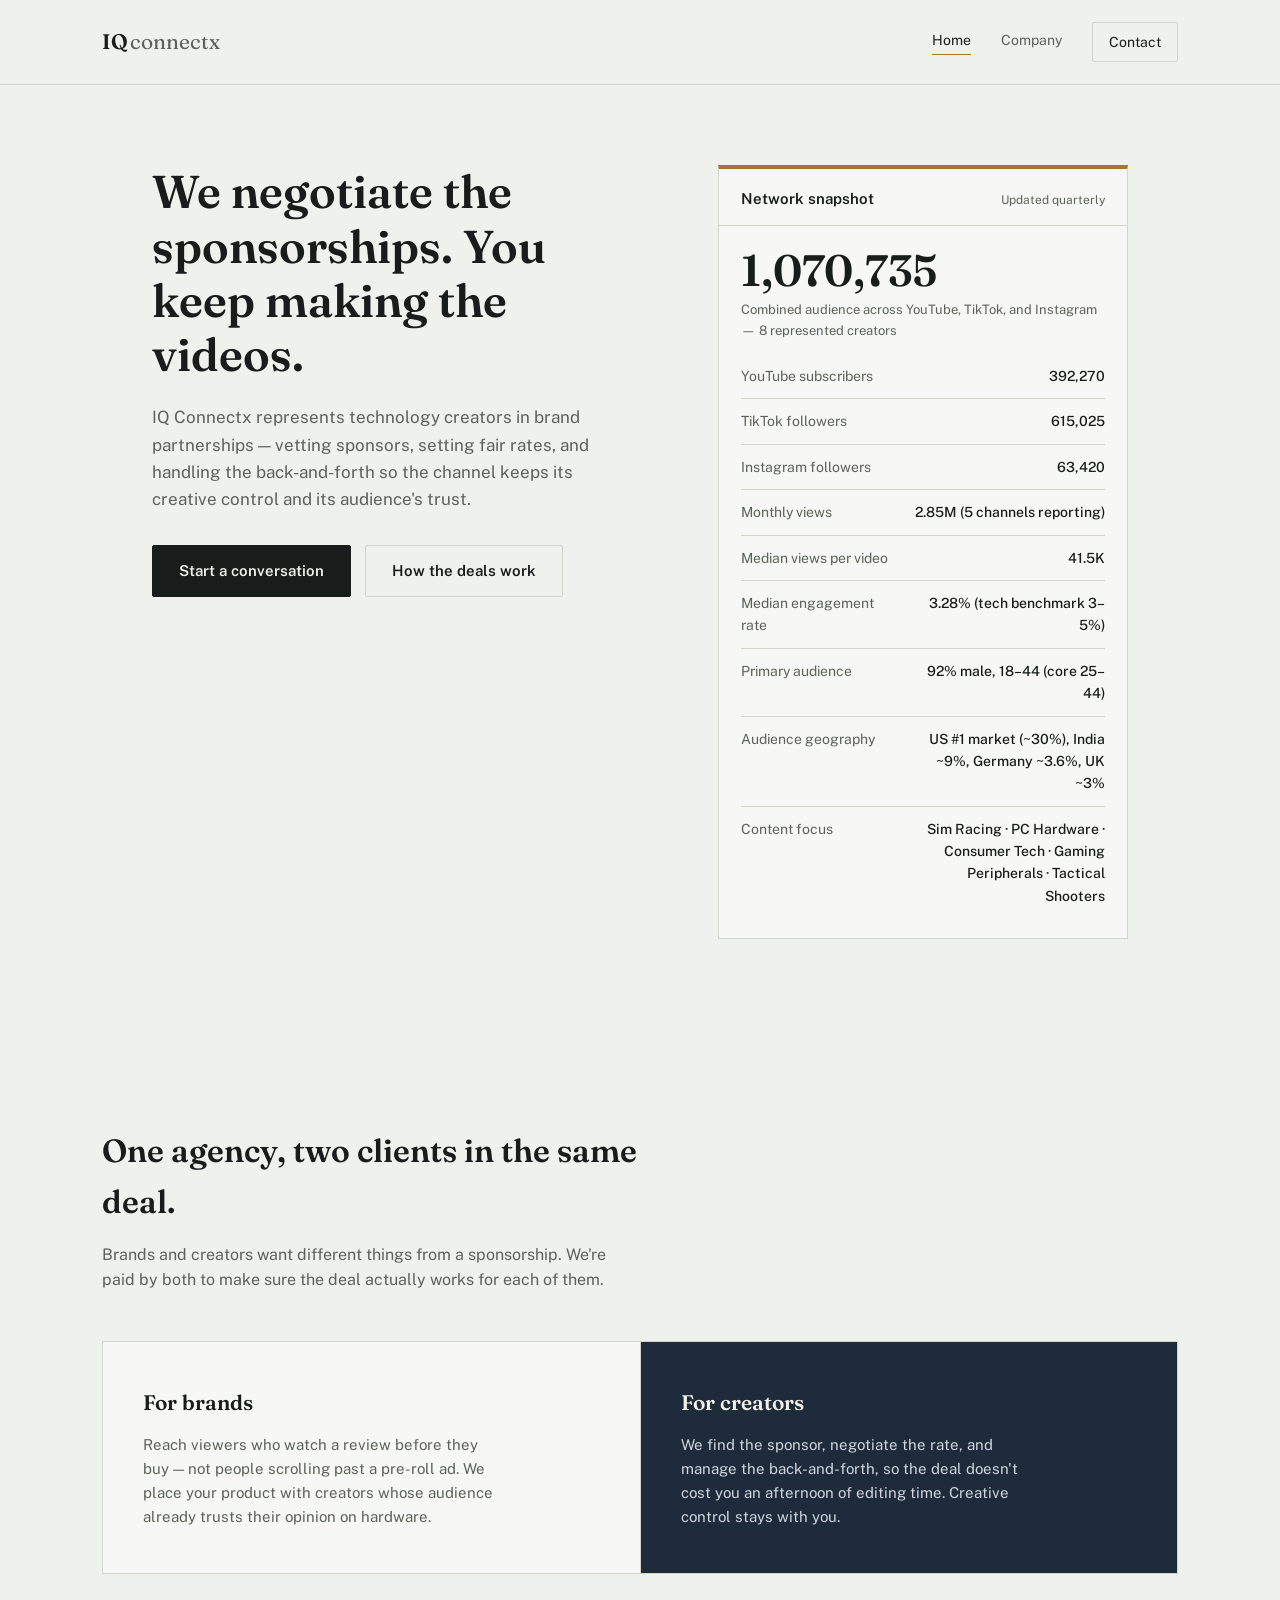
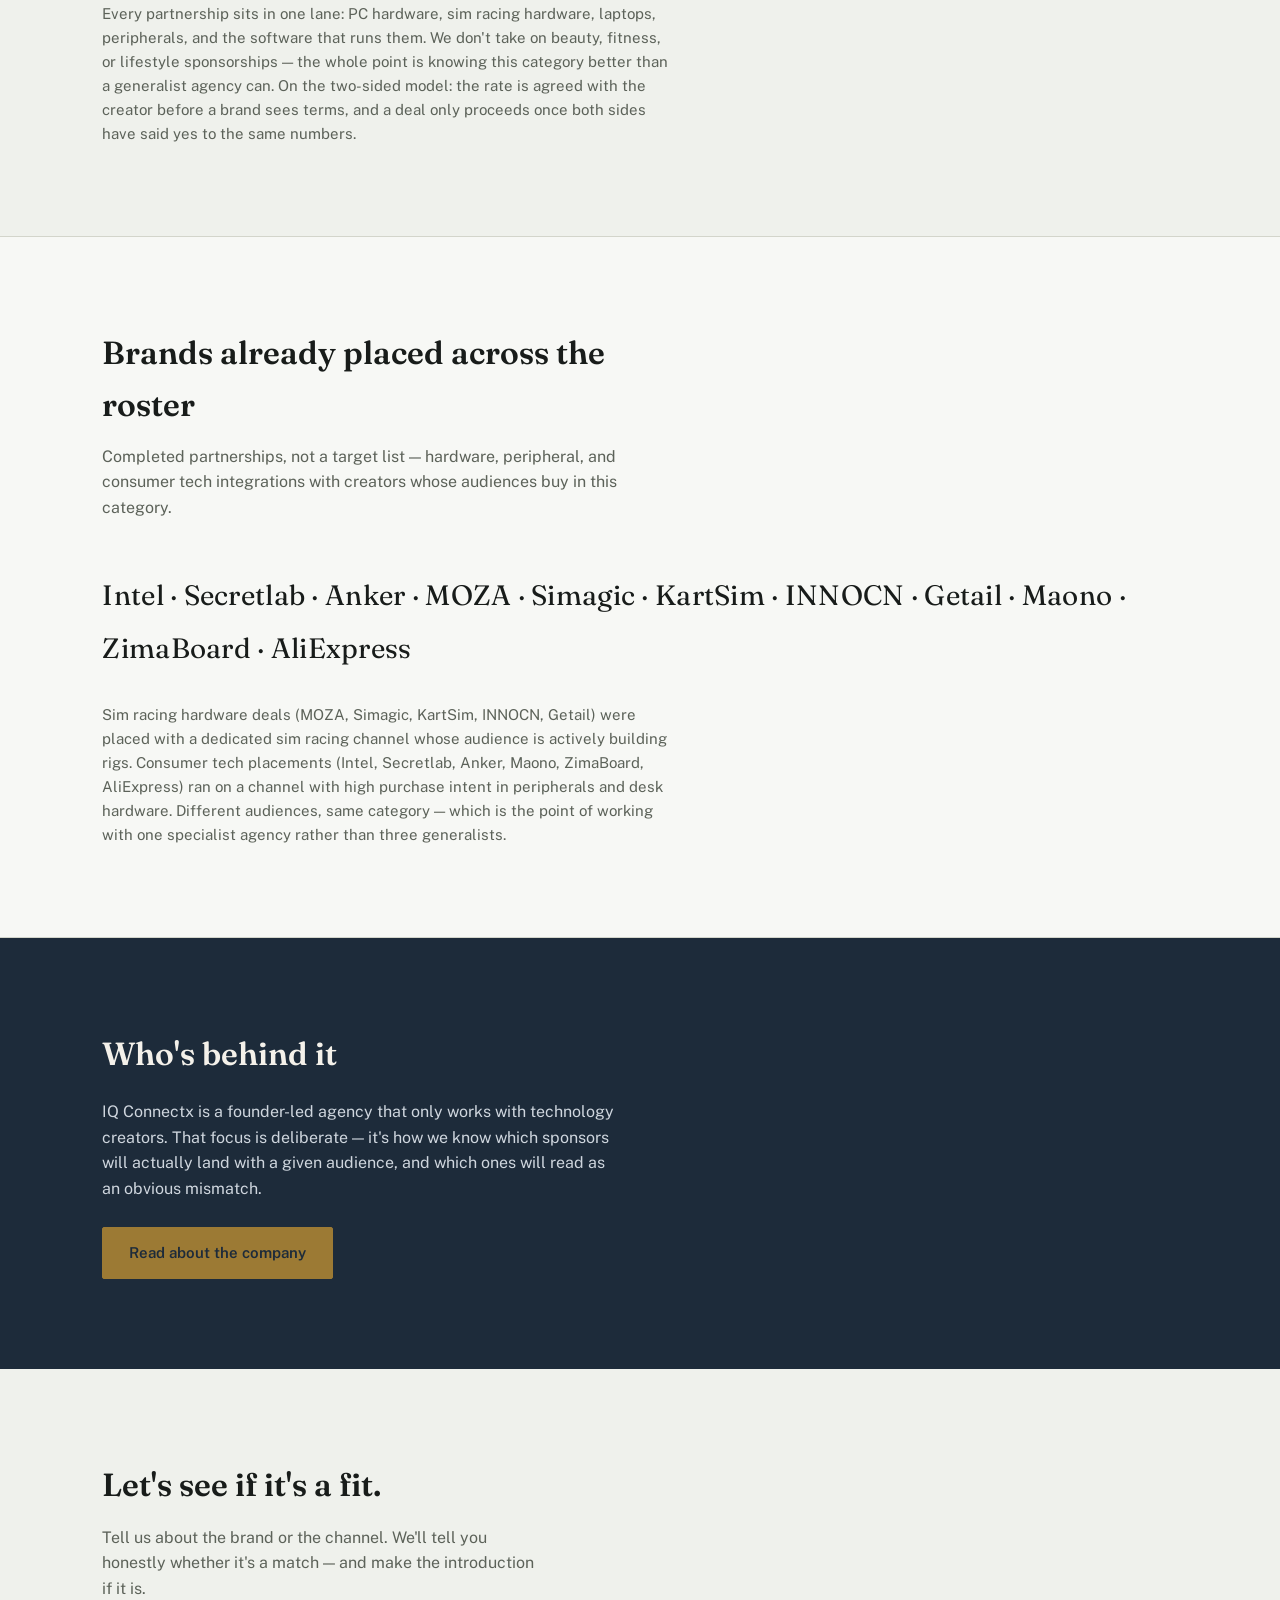
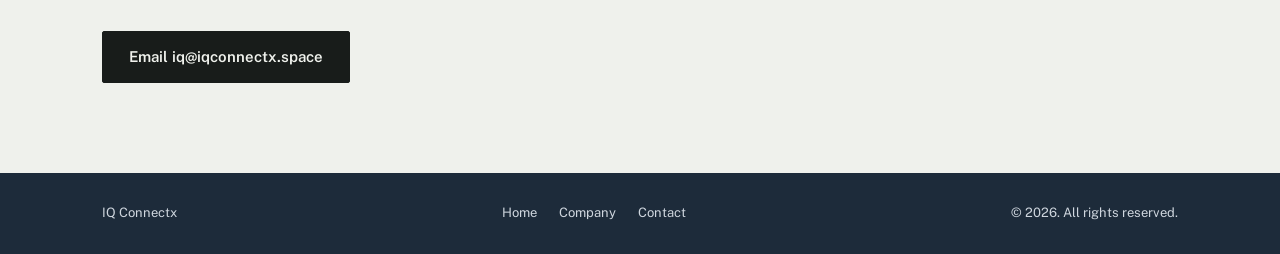
<file: index.html>
<!DOCTYPE html>
<html lang="en">
<head>
<meta charset="UTF-8">
<meta name="viewport" content="width=device-width, initial-scale=1.0">
<title>IQ Connectx | Talent Agency for Technology Creators</title>
<meta name="description" content="IQ Connectx represents PC hardware, sim racing, and consumer tech creators in brand partnerships — sponsor vetting, rate negotiation, and contract handling.">
<link rel="preconnect" href="https://fonts.googleapis.com">
<link rel="preconnect" href="https://fonts.gstatic.com" crossorigin>
<link href="https://fonts.googleapis.com/css2?family=Fraunces:wght@400;500;600;700&family=Public+Sans:wght@400;500;600;700&display=swap" rel="stylesheet">
<link rel="stylesheet" href="style.css">
</head>
<body>

<header>
  <nav>
    <a href="index.html#top" class="wordmark">IQ<span>connectx</span></a>
    <div class="nav-links">
      <a href="index.html" class="nav-link is-current" aria-current="page">Home</a>
      <a href="company.html" class="nav-link">Company</a>
      <a href="#contact" class="nav-link nav-link--cta">Contact</a>
    </div>
  </nav>
</header>

<div class="hero" id="top">
  <div class="hero-copy">
    <h1>We negotiate the sponsorships. You keep making the videos.</h1>
    <p class="hero-sub">
      IQ Connectx represents technology creators in brand partnerships — vetting sponsors,
      setting fair rates, and handling the back-and-forth so the channel keeps its
      creative control and its audience's trust.
    </p>
    <div class="hero-actions">
      <a class="button" href="#contact">Start a conversation</a>
      <a class="button button--ghost" href="#what-we-do">How the deals work</a>
    </div>
  </div>

  <div class="snapshot-card" aria-label="Creator network snapshot">
    <div class="snapshot-head">
      <h2>Network snapshot</h2>
      <span>Updated quarterly</span>
    </div>
    <div class="snapshot-figure">
      <strong>1,070,735</strong>
      <span>Combined audience across YouTube, TikTok, and Instagram — 8 represented creators</span>
    </div>
    <ul class="snapshot-rows">
      <li><span>YouTube subscribers</span><span>392,270</span></li>
      <li><span>TikTok followers</span><span>615,025</span></li>
      <li><span>Instagram followers</span><span>63,420</span></li>
      <li><span>Monthly views</span><span>2.85M (5 channels reporting)</span></li>
      <li><span>Median views per video</span><span>41.5K</span></li>
      <li><span>Median engagement rate</span><span>3.28% (tech benchmark 3–5%)</span></li>
      <li><span>Primary audience</span><span>92% male, 18–44 (core 25–44)</span></li>
      <li><span>Audience geography</span><span>US #1 market (~30%), India ~9%, Germany ~3.6%, UK ~3%</span></li>
      <li><span>Content focus</span><span>Sim Racing · PC Hardware · Consumer Tech · Gaming Peripherals · Tactical Shooters</span></li>
    </ul>
  </div>
</div>


<section class="section" id="what-we-do">
  <div class="section-inner">
    <h2>One agency, two clients in the same deal.</h2>
    <p class="section-dek">Brands and creators want different things from a sponsorship. We're paid by both to make sure the deal actually works for each of them.</p>

    <div class="split">
      <div class="split-panel split-panel--paper">
        <h3>For brands</h3>
        <p>Reach viewers who watch a review before they buy — not people scrolling past a pre-roll ad. We place your product with creators whose audience already trusts their opinion on hardware.</p>
      </div>
      <div class="split-panel split-panel--navy">
        <h3>For creators</h3>
        <p>We find the sponsor, negotiate the rate, and manage the back-and-forth, so the deal doesn't cost you an afternoon of editing time. Creative control stays with you.</p>
      </div>
    </div>

    <p class="split-note">Every partnership sits in one lane: PC hardware, sim racing hardware, laptops, peripherals, and the software that runs them. We don't take on beauty, fitness, or lifestyle sponsorships — the whole point is knowing this category better than a generalist agency can. On the two-sided model: the rate is agreed with the creator before a brand sees terms, and a deal only proceeds once both sides have said yes to the same numbers.</p>
  </div>
</section>


<section class="section" id="partnerships" style="background: var(--paper-raised); border-top: 1px solid var(--line); border-bottom: 1px solid var(--line);">
  <div class="section-inner">
    <h2>Brands already placed across the roster</h2>
    <p class="section-dek">Completed partnerships, not a target list — hardware, peripheral, and consumer tech integrations with creators whose audiences buy in this category.</p>

    <p style="font-family: 'Fraunces', Georgia, serif; font-size: clamp(1.25rem, 2.4vw, 1.75rem); line-height: 1.9; letter-spacing: 0.01em; margin: 2rem 0 1.5rem;">
      Intel &middot; Secretlab &middot; Anker &middot; MOZA &middot; Simagic &middot; KartSim &middot; INNOCN &middot; Getail &middot; Maono &middot; ZimaBoard &middot; AliExpress
    </p>

    <p class="split-note">Sim racing hardware deals (MOZA, Simagic, KartSim, INNOCN, Getail) were placed with a dedicated sim racing channel whose audience is actively building rigs. Consumer tech placements (Intel, Secretlab, Anker, Maono, ZimaBoard, AliExpress) ran on a channel with high purchase intent in peripherals and desk hardware. Different audiences, same category — which is the point of working with one specialist agency rather than three generalists.</p>
  </div>
</section>


<section class="section section--navy">
  <div class="section-inner about-teaser">
    <div>
      <h2>Who's behind it</h2>
      <p>IQ Connectx is a founder-led agency that only works with technology creators. That focus is deliberate — it's how we know which sponsors will actually land with a given audience, and which ones will read as an obvious mismatch.</p>
      <a class="button button--on-navy" href="company.html">Read about the company</a>
    </div>
  </div>
</section>


<section class="section" id="contact">
  <div class="section-inner">
    <h2>Let's see if it's a fit.</h2>
    <p class="contact-sub">Tell us about the brand or the channel. We'll tell you honestly whether it's a match — and make the introduction if it is.</p>
    <a class="button" href="mailto:iq@iqconnectx.space">Email iq@iqconnectx.space</a>
  </div>
</section>


<footer>
  <div class="footer-inner">
    <span>IQ Connectx</span>
    <div class="footer-links">
      <a href="index.html">Home</a>
      <a href="company.html">Company</a>
      <a href="#contact">Contact</a>
    </div>
    <span>© 2026. All rights reserved.</span>
  </div>
</footer>

</body>
</html>
</file>
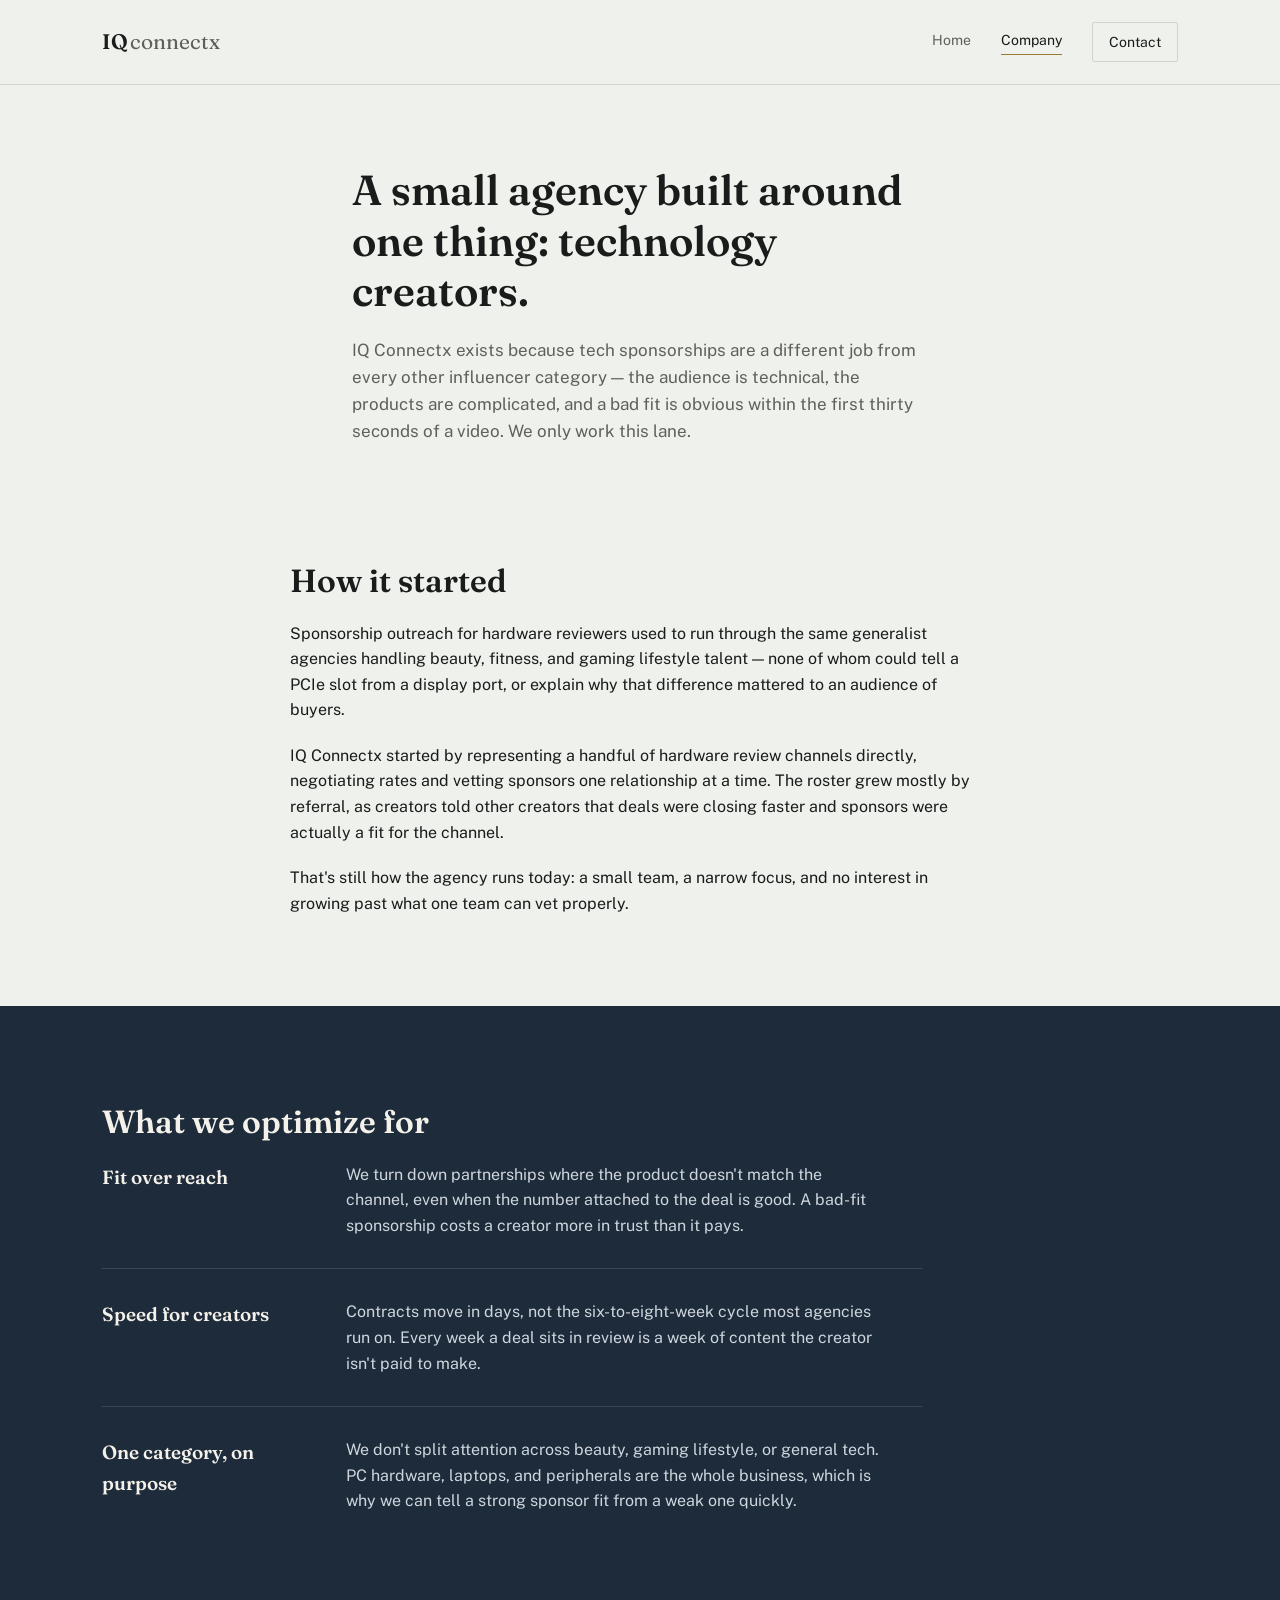
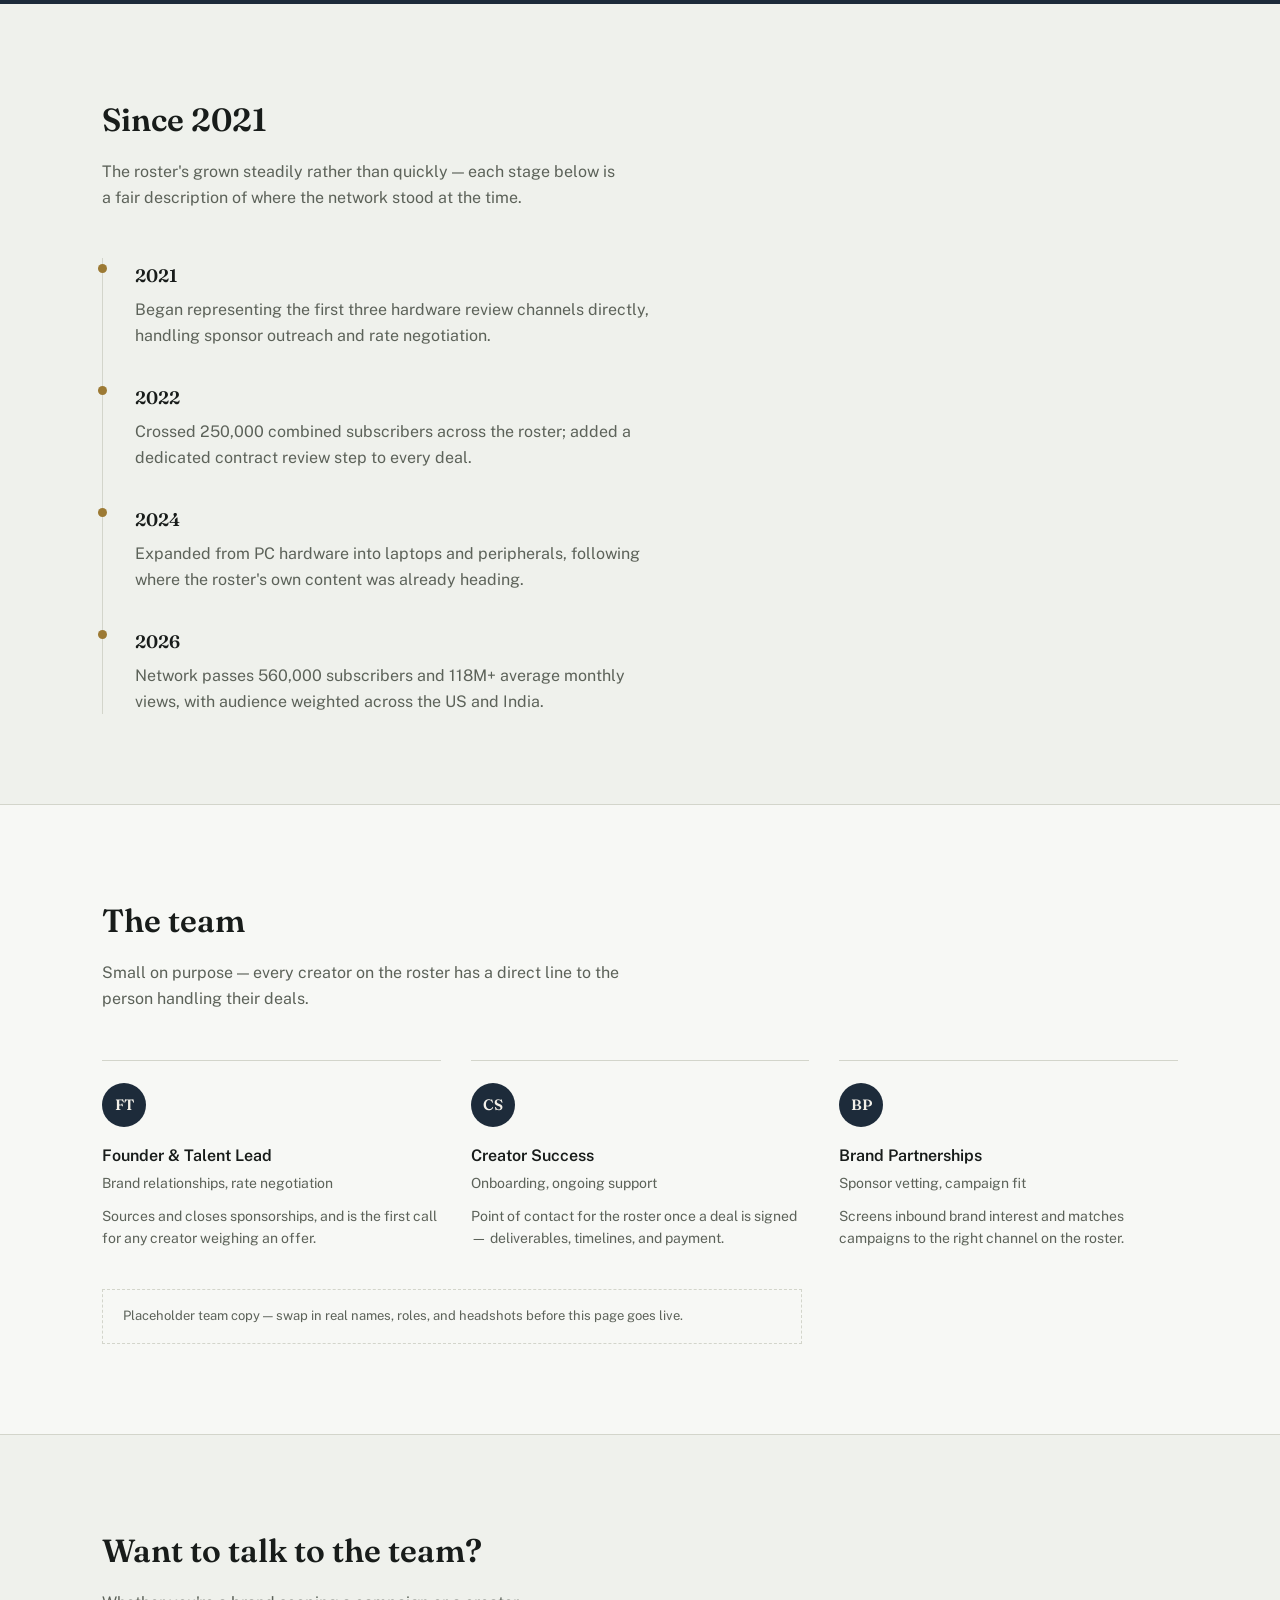
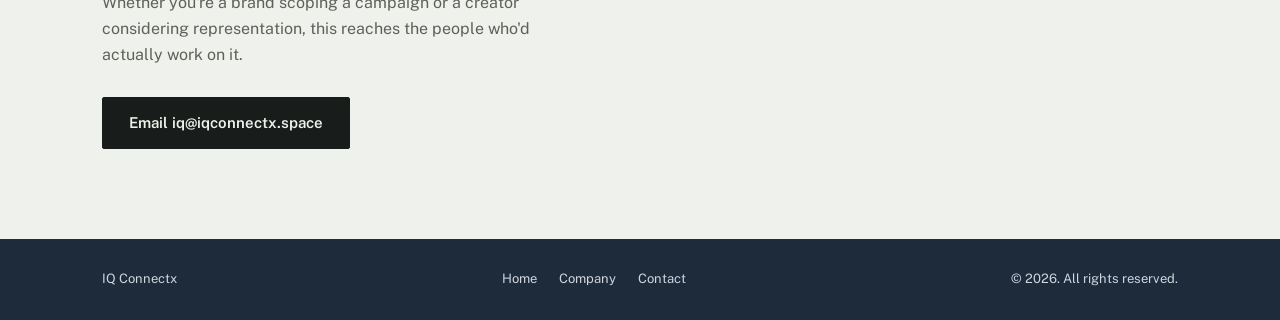
<file: company (1).html>
<!DOCTYPE html>
<html lang="en">
<head>
<meta charset="UTF-8">
<meta name="viewport" content="width=device-width, initial-scale=1.0">
<title>Company | IQ Connectx</title>
<link rel="preconnect" href="https://fonts.googleapis.com">
<link rel="preconnect" href="https://fonts.gstatic.com" crossorigin>
<link href="https://fonts.googleapis.com/css2?family=Fraunces:wght@400;500;600;700&family=Public+Sans:wght@400;500;600;700&display=swap" rel="stylesheet">
<link rel="stylesheet" href="style.css">
</head>
<body>

<header>
  <nav>
    <a href="index.html#top" class="wordmark">IQ<span>connectx</span></a>
    <div class="nav-links">
      <a href="index.html" class="nav-link">Home</a>
      <a href="company.html" class="nav-link is-current" aria-current="page">Company</a>
      <a href="#contact" class="nav-link nav-link--cta">Contact</a>
    </div>
  </nav>
</header>

<div class="company-hero">
  <h1>A small agency built around one thing: technology creators.</h1>
  <p>IQ Connectx exists because tech sponsorships are a different job from every other influencer category — the audience is technical, the products are complicated, and a bad fit is obvious within the first thirty seconds of a video. We only work this lane.</p>
</div>

<section class="section" id="story">
  <div class="section-inner story">
    <h2>How it started</h2>
    <p>Sponsorship outreach for hardware reviewers used to run through the same generalist agencies handling beauty, fitness, and gaming lifestyle talent — none of whom could tell a PCIe slot from a display port, or explain why that difference mattered to an audience of buyers.</p>
    <p>IQ Connectx started by representing a handful of hardware review channels directly, negotiating rates and vetting sponsors one relationship at a time. The roster grew mostly by referral, as creators told other creators that deals were closing faster and sponsors were actually a fit for the channel.</p>
    <p>That's still how the agency runs today: a small team, a narrow focus, and no interest in growing past what one team can vet properly.</p>
  </div>
</section>

<section class="section section--navy" id="values">
  <div class="section-inner">
    <h2>What we optimize for</h2>
    <div class="values">
      <div class="value-row">
        <h3>Fit over reach</h3>
        <p>We turn down partnerships where the product doesn't match the channel, even when the number attached to the deal is good. A bad-fit sponsorship costs a creator more in trust than it pays.</p>
      </div>
      <div class="value-row">
        <h3>Speed for creators</h3>
        <p>Contracts move in days, not the six-to-eight-week cycle most agencies run on. Every week a deal sits in review is a week of content the creator isn't paid to make.</p>
      </div>
      <div class="value-row">
        <h3>One category, on purpose</h3>
        <p>We don't split attention across beauty, gaming lifestyle, or general tech. PC hardware, laptops, and peripherals are the whole business, which is why we can tell a strong sponsor fit from a weak one quickly.</p>
      </div>
    </div>
  </div>
</section>

<section class="section" id="timeline">
  <div class="section-inner">
    <h2>Since 2021</h2>
    <p class="section-dek">The roster's grown steadily rather than quickly — each stage below is a fair description of where the network stood at the time.</p>
    <div class="timeline">
      <div class="timeline-row">
        <div class="timeline-year">2021</div>
        <p>Began representing the first three hardware review channels directly, handling sponsor outreach and rate negotiation.</p>
      </div>
      <div class="timeline-row">
        <div class="timeline-year">2022</div>
        <p>Crossed 250,000 combined subscribers across the roster; added a dedicated contract review step to every deal.</p>
      </div>
      <div class="timeline-row">
        <div class="timeline-year">2024</div>
        <p>Expanded from PC hardware into laptops and peripherals, following where the roster's own content was already heading.</p>
      </div>
      <div class="timeline-row">
        <div class="timeline-year">2026</div>
        <p>Network passes 560,000 subscribers and 118M+ average monthly views, with audience weighted across the US and India.</p>
      </div>
    </div>
  </div>
</section>

<section class="section" id="team" style="background: var(--paper-raised); border-top: 1px solid var(--line); border-bottom: 1px solid var(--line);">
  <div class="section-inner">
    <h2>The team</h2>
    <p class="section-dek">Small on purpose — every creator on the roster has a direct line to the person handling their deals.</p>
    <div class="team">
      <div class="team-card">
        <div class="team-avatar">FT</div>
        <h3>Founder &amp; Talent Lead</h3>
        <p class="team-role">Brand relationships, rate negotiation</p>
        <p>Sources and closes sponsorships, and is the first call for any creator weighing an offer.</p>
      </div>
      <div class="team-card">
        <div class="team-avatar">CS</div>
        <h3>Creator Success</h3>
        <p class="team-role">Onboarding, ongoing support</p>
        <p>Point of contact for the roster once a deal is signed — deliverables, timelines, and payment.</p>
      </div>
      <div class="team-card">
        <div class="team-avatar">BP</div>
        <h3>Brand Partnerships</h3>
        <p class="team-role">Sponsor vetting, campaign fit</p>
        <p>Screens inbound brand interest and matches campaigns to the right channel on the roster.</p>
      </div>
    </div>
    <p class="editor-note">Placeholder team copy — swap in real names, roles, and headshots before this page goes live.</p>
  </div>
</section>

<section class="section" id="contact">
  <div class="section-inner">
    <h2>Want to talk to the team?</h2>
    <p class="contact-sub">Whether you're a brand scoping a campaign or a creator considering representation, this reaches the people who'd actually work on it.</p>
    <a class="button" href="mailto:iq@iqconnectx.space">Email iq@iqconnectx.space</a>
  </div>
</section>

<footer>
  <div class="footer-inner">
    <span>IQ Connectx</span>
    <div class="footer-links">
      <a href="index.html">Home</a>
      <a href="company.html">Company</a>
      <a href="#contact">Contact</a>
    </div>
    <span>© 2026. All rights reserved.</span>
  </div>
</footer>

</body>
</html>
</file>
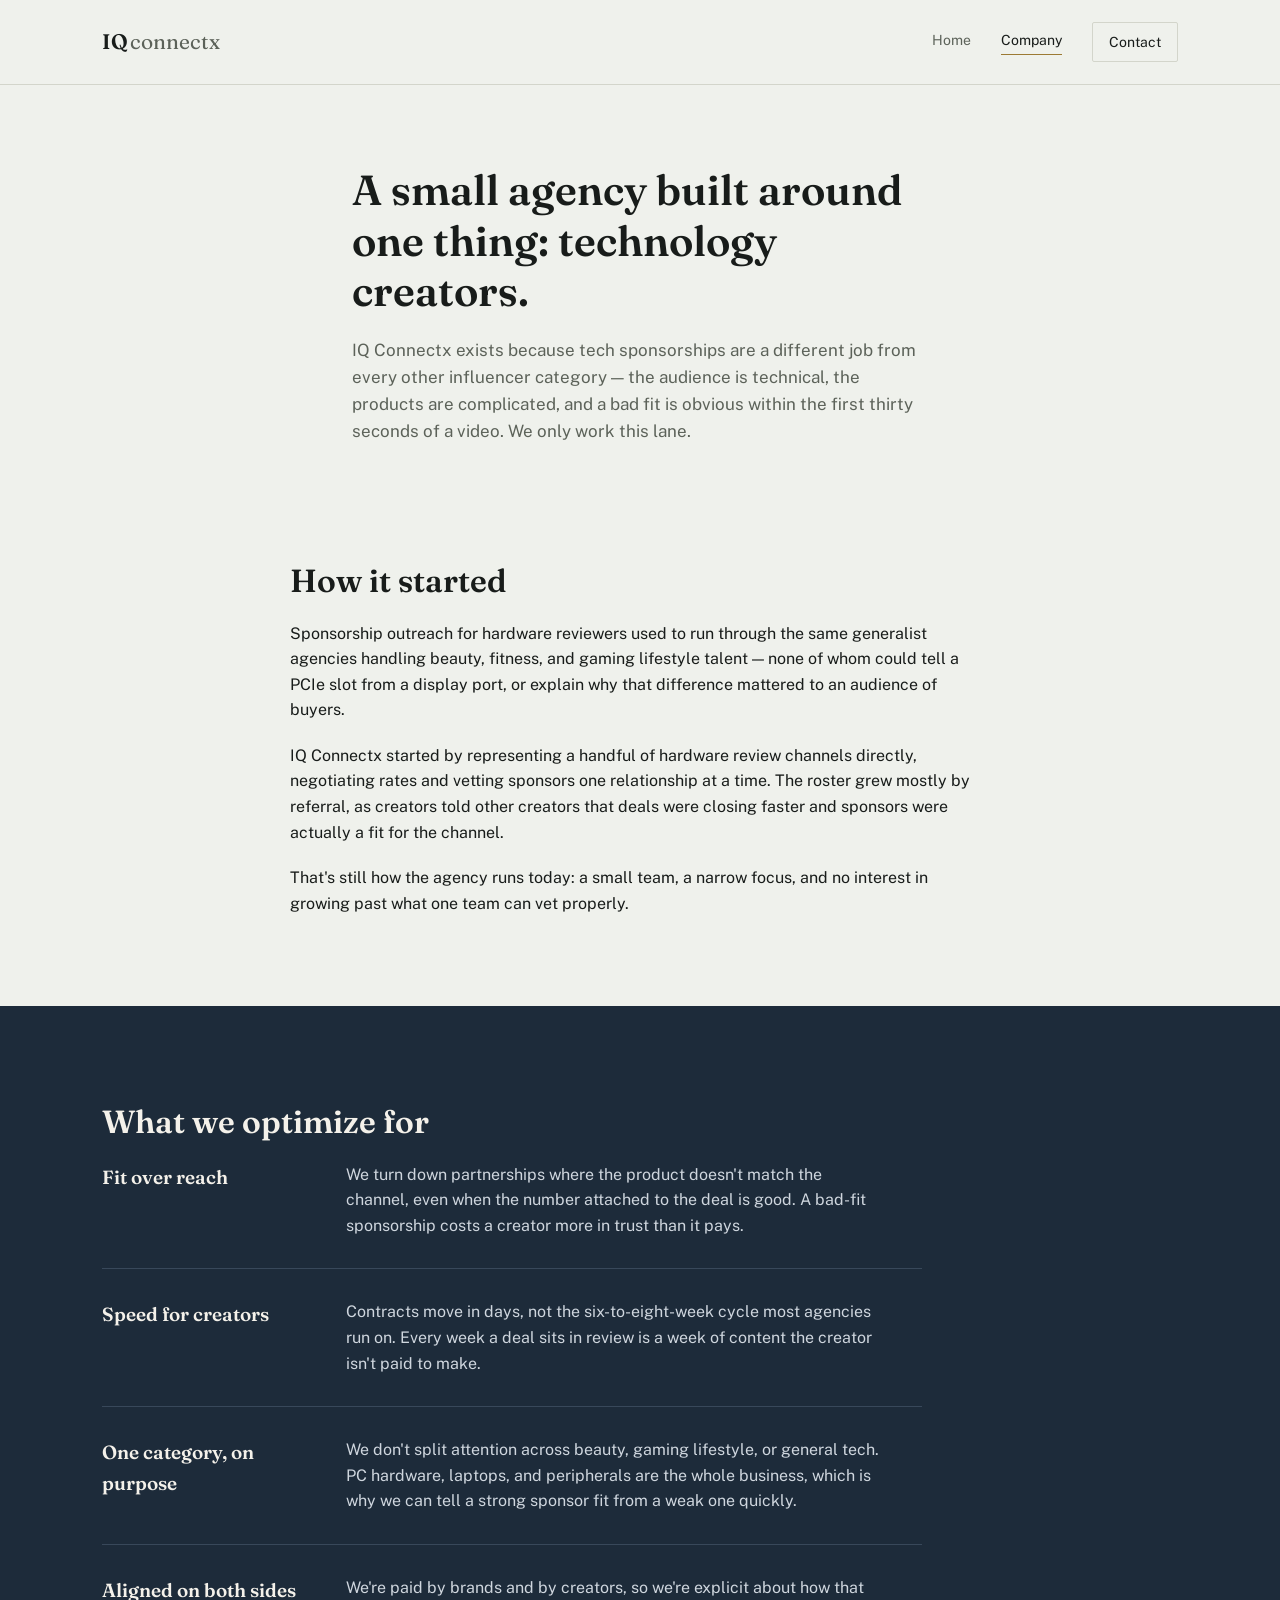
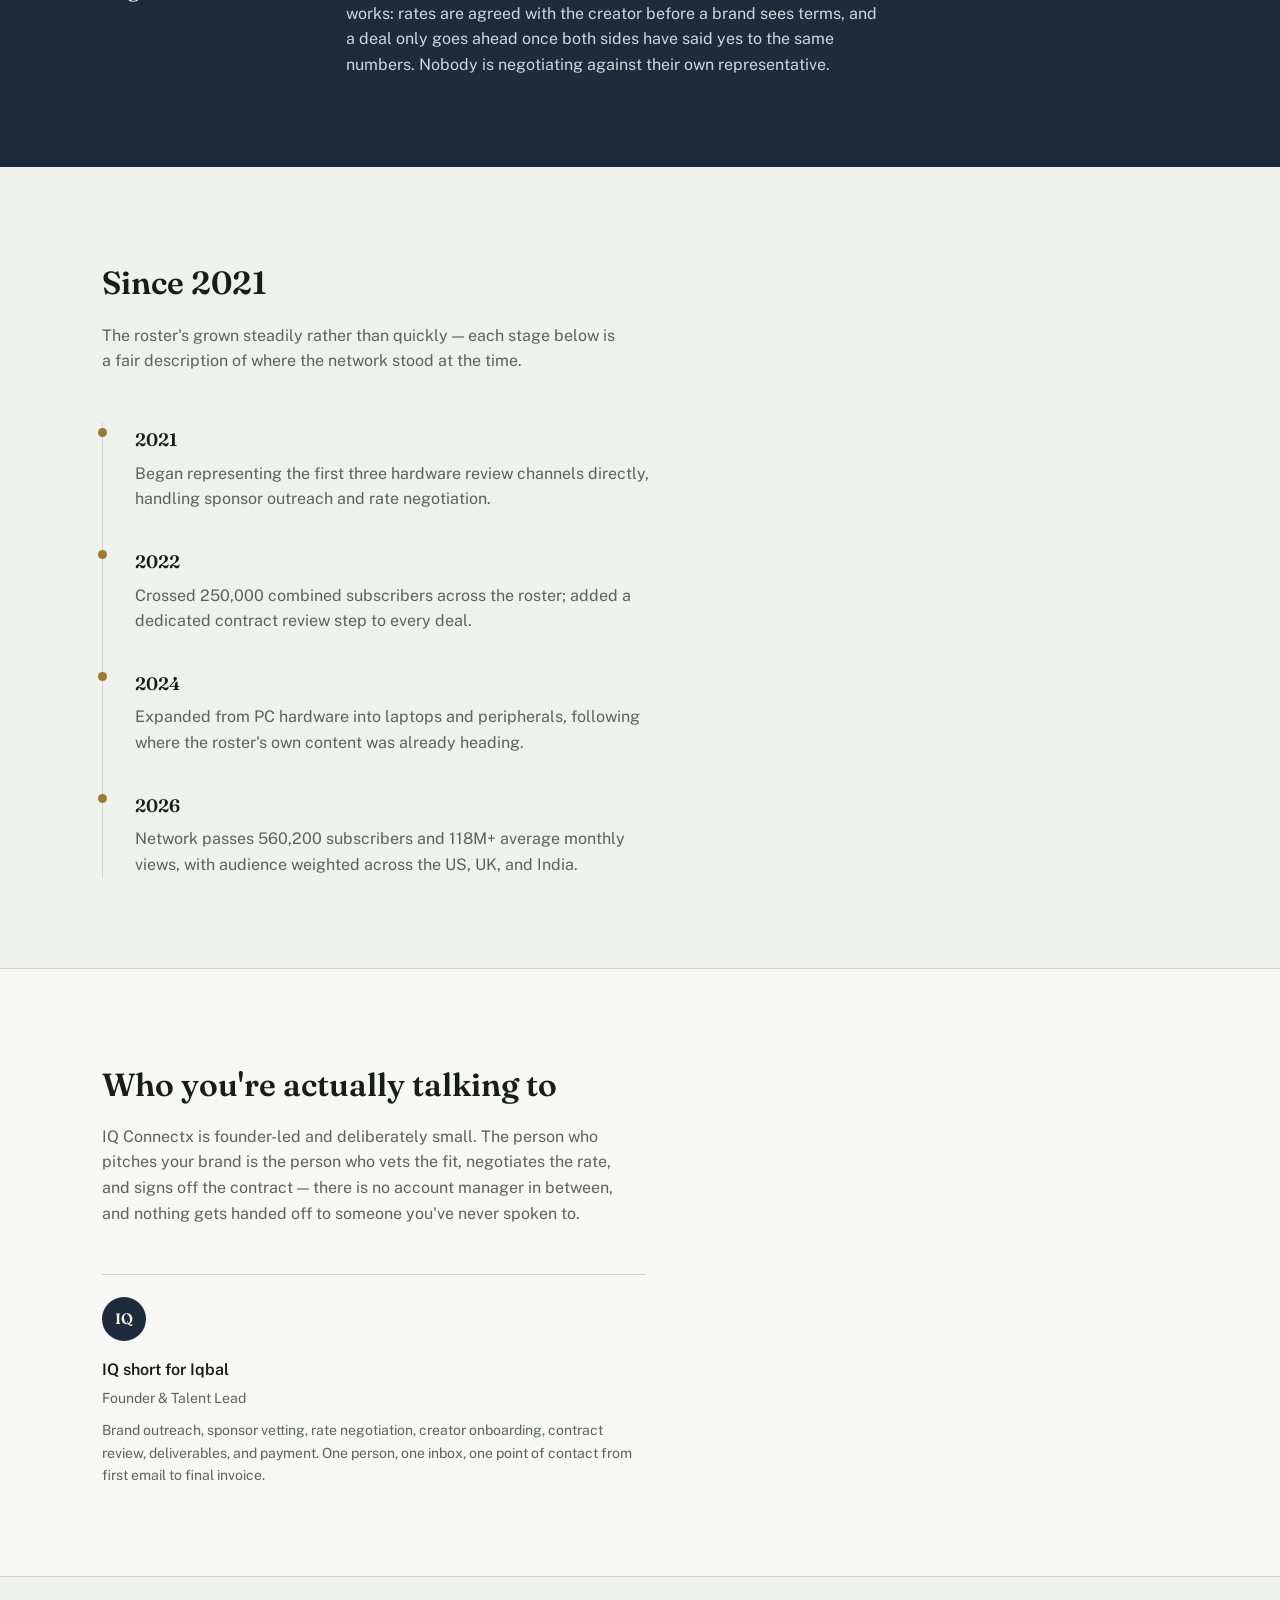
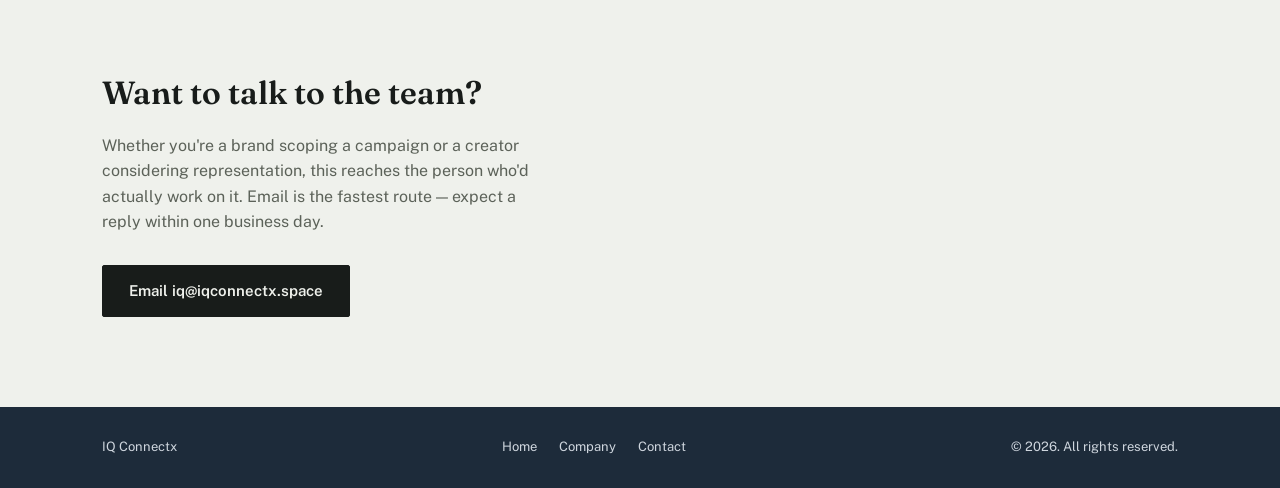
<file: company.html>
<!DOCTYPE html>
<html lang="en">
<head>
<meta charset="UTF-8">
<meta name="viewport" content="width=device-width, initial-scale=1.0">
<title>Company | IQ Connectx</title>
<meta name="description" content="IQ Connectx is a specialist agency representing PC hardware, laptop, and peripheral creators — brand partnerships, rate negotiation, and contract review.">
<link rel="preconnect" href="https://fonts.googleapis.com">
<link rel="preconnect" href="https://fonts.gstatic.com" crossorigin>
<link href="https://fonts.googleapis.com/css2?family=Fraunces:wght@400;500;600;700&family=Public+Sans:wght@400;500;600;700&display=swap" rel="stylesheet">
<link rel="stylesheet" href="style.css">
</head>
<body>

<header>
  <nav>
    <a href="index.html#top" class="wordmark">IQ<span>connectx</span></a>
    <div class="nav-links">
      <a href="index.html" class="nav-link">Home</a>
      <a href="company.html" class="nav-link is-current" aria-current="page">Company</a>
      <a href="#contact" class="nav-link nav-link--cta">Contact</a>
    </div>
  </nav>
</header>

<div class="company-hero">
  <h1>A small agency built around one thing: technology creators.</h1>
  <p>IQ Connectx exists because tech sponsorships are a different job from every other influencer category — the audience is technical, the products are complicated, and a bad fit is obvious within the first thirty seconds of a video. We only work this lane.</p>
</div>

<section class="section" id="story">
  <div class="section-inner story">
    <h2>How it started</h2>
    <p>Sponsorship outreach for hardware reviewers used to run through the same generalist agencies handling beauty, fitness, and gaming lifestyle talent — none of whom could tell a PCIe slot from a display port, or explain why that difference mattered to an audience of buyers.</p>
    <p>IQ Connectx started by representing a handful of hardware review channels directly, negotiating rates and vetting sponsors one relationship at a time. The roster grew mostly by referral, as creators told other creators that deals were closing faster and sponsors were actually a fit for the channel.</p>
    <p>That's still how the agency runs today: a small team, a narrow focus, and no interest in growing past what one team can vet properly.</p>
  </div>
</section>

<section class="section section--navy" id="values">
  <div class="section-inner">
    <h2>What we optimize for</h2>
    <div class="values">
      <div class="value-row">
        <h3>Fit over reach</h3>
        <p>We turn down partnerships where the product doesn't match the channel, even when the number attached to the deal is good. A bad-fit sponsorship costs a creator more in trust than it pays.</p>
      </div>
      <div class="value-row">
        <h3>Speed for creators</h3>
        <p>Contracts move in days, not the six-to-eight-week cycle most agencies run on. Every week a deal sits in review is a week of content the creator isn't paid to make.</p>
      </div>
      <div class="value-row">
        <h3>One category, on purpose</h3>
        <p>We don't split attention across beauty, gaming lifestyle, or general tech. PC hardware, laptops, and peripherals are the whole business, which is why we can tell a strong sponsor fit from a weak one quickly.</p>
      </div>
      <div class="value-row">
        <h3>Aligned on both sides</h3>
        <p>We're paid by brands and by creators, so we're explicit about how that works: rates are agreed with the creator before a brand sees terms, and a deal only goes ahead once both sides have said yes to the same numbers. Nobody is negotiating against their own representative.</p>
      </div>
    </div>
  </div>
</section>

<section class="section" id="timeline">
  <div class="section-inner">
    <h2>Since 2021</h2>
    <p class="section-dek">The roster's grown steadily rather than quickly — each stage below is a fair description of where the network stood at the time.</p>
    <div class="timeline">
      <div class="timeline-row">
        <div class="timeline-year">2021</div>
        <p>Began representing the first three hardware review channels directly, handling sponsor outreach and rate negotiation.</p>
      </div>
      <div class="timeline-row">
        <div class="timeline-year">2022</div>
        <p>Crossed 250,000 combined subscribers across the roster; added a dedicated contract review step to every deal.</p>
      </div>
      <div class="timeline-row">
        <div class="timeline-year">2024</div>
        <p>Expanded from PC hardware into laptops and peripherals, following where the roster's own content was already heading.</p>
      </div>
      <div class="timeline-row">
        <div class="timeline-year">2026</div>
        <p>Network passes 560,200 subscribers and 118M+ average monthly views, with audience weighted across the US, UK, and India.</p>
      </div>
    </div>
  </div>
</section>

<section class="section" id="team" style="background: var(--paper-raised); border-top: 1px solid var(--line); border-bottom: 1px solid var(--line);">
  <div class="section-inner">
    <h2>Who you're actually talking to</h2>
    <p class="section-dek">IQ Connectx is founder-led and deliberately small. The person who pitches your brand is the person who vets the fit, negotiates the rate, and signs off the contract — there is no account manager in between, and nothing gets handed off to someone you've never spoken to.</p>
    <div class="team" style="grid-template-columns: 1fr; max-width: 34rem;">
      <div class="team-card">
        <div class="team-avatar">IQ</div>
        <h3>IQ short for Iqbal </h3>
        <p class="team-role">Founder &amp; Talent Lead</p>
        <p>Brand outreach, sponsor vetting, rate negotiation, creator onboarding, contract review, deliverables, and payment. One person, one inbox, one point of contact from first email to final invoice.</p>
      </div>
    </div>
  </div>
</section>

<section class="section" id="contact">
  <div class="section-inner">
    <h2>Want to talk to the team?</h2>
    <p class="contact-sub">Whether you're a brand scoping a campaign or a creator considering representation, this reaches the person who'd actually work on it. Email is the fastest route — expect a reply within one business day.</p>
    <a class="button" href="mailto:iq@iqconnectx.space">Email iq@iqconnectx.space</a>
  </div>
</section>

<footer>
  <div class="footer-inner">
    <span>IQ Connectx</span>
    <div class="footer-links">
      <a href="index.html">Home</a>
      <a href="company.html">Company</a>
      <a href="#contact">Contact</a>
    </div>
    <span>© 2026. All rights reserved.</span>
  </div>
</footer>

</body>
</html>
</file>
<file: style.css>
* {
  margin: 0;
  padding: 0;
  box-sizing: border-box;
}

:root {
  --paper: #eff1ec;
  --paper-raised: #f7f8f5;
  --ink: #181c1a;
  --ink-muted: #5c6259;
  --navy: #1d2b3a;
  --navy-text: #cfd6de;
  --gold: #9c7a34;
  --line: #d3d5cb;
  --line-on-navy: #38485a;

  --font-display: 'Fraunces', serif;
  --font-body: 'Public Sans', sans-serif;
}

@media (prefers-reduced-motion: reduce) {
  * { animation: none !important; transition: none !important; }
}

html {
  scroll-behavior: smooth;
}

body {
  font-family: var(--font-body);
  background: var(--paper);
  color: var(--ink);
  line-height: 1.6;
  font-size: 16px;
}

a { color: inherit; }

img { max-width: 100%; display: block; }

/* ---------- Header / Nav ---------- */

header {
  padding: 22px 8%;
  border-bottom: 1px solid var(--line);
  background: var(--paper);
}

nav {
  display: flex;
  justify-content: space-between;
  align-items: center;
  max-width: 1180px;
  margin: 0 auto;
}

.wordmark {
  font-family: var(--font-display);
  font-weight: 600;
  font-size: 21px;
  text-decoration: none;
  color: var(--ink);
}

.wordmark span {
  color: var(--ink-muted);
  font-weight: 400;
  margin-left: 2px;
}

.nav-links {
  display: flex;
  align-items: center;
  gap: 30px;
}

.nav-link {
  text-decoration: none;
  font-size: 14px;
  color: var(--ink-muted);
  padding-bottom: 3px;
  border-bottom: 1px solid transparent;
  transition: color 0.15s ease, border-color 0.15s ease;
}

.nav-link:hover {
  color: var(--ink);
}

.nav-link.is-current {
  color: var(--ink);
  border-bottom-color: var(--gold);
}

.nav-link--cta {
  color: var(--ink);
  border: 1px solid var(--line);
  padding: 8px 16px;
  border-radius: 2px;
}

.nav-link--cta:hover {
  border-color: var(--gold);
  color: var(--ink);
}

/* ---------- Buttons ---------- */

.button {
  display: inline-block;
  background: var(--ink);
  color: var(--paper);
  padding: 13px 26px;
  border-radius: 2px;
  text-decoration: none;
  font-weight: 600;
  font-size: 15px;
  border: 1px solid var(--ink);
  transition: background 0.15s ease, color 0.15s ease;
}

.button:hover {
  background: transparent;
  color: var(--ink);
}

.button--on-navy {
  background: var(--gold);
  color: var(--navy);
  border-color: var(--gold);
}

.button--on-navy:hover {
  background: transparent;
  color: var(--gold);
}

.button--ghost {
  background: transparent;
  border: 1px solid var(--line);
  color: var(--ink);
}

.button--ghost:hover {
  border-color: var(--gold);
  background: transparent;
  color: var(--ink);
}

/* ---------- Hero ---------- */

.hero {
  max-width: 1180px;
  margin: 0 auto;
  padding: 80px 8% 96px;
  display: grid;
  grid-template-columns: 1.1fr 0.9fr;
  gap: 64px;
  align-items: start;
}

.hero-copy h1 {
  font-family: var(--font-display);
  font-size: 46px;
  line-height: 1.18;
  font-weight: 600;
  margin-bottom: 22px;
  max-width: 18ch;
}

.hero-sub {
  font-size: 17px;
  color: var(--ink-muted);
  max-width: 46ch;
  margin-bottom: 32px;
}

.hero-actions {
  display: flex;
  gap: 14px;
  flex-wrap: wrap;
}

/* ---------- Snapshot card (hero, right column) ---------- */

.snapshot-card {
  background: var(--paper-raised);
  border: 1px solid var(--line);
  border-top: 4px solid var(--gold);
}

.snapshot-head {
  display: flex;
  justify-content: space-between;
  align-items: baseline;
  padding: 18px 22px 14px;
  border-bottom: 1px solid var(--line);
}

.snapshot-head h2 {
  font-family: var(--font-body);
  font-size: 15px;
  font-weight: 600;
}

.snapshot-head span {
  font-size: 12px;
  color: var(--ink-muted);
}

.snapshot-figure {
  padding: 22px 22px 6px;
}

.snapshot-figure strong {
  display: block;
  font-family: var(--font-display);
  font-size: 44px;
  font-weight: 600;
  line-height: 1;
}

.snapshot-figure span {
  display: block;
  margin-top: 8px;
  font-size: 13px;
  color: var(--ink-muted);
}

.snapshot-rows {
  list-style: none;
  padding: 6px 22px 20px;
}

.snapshot-rows li {
  display: flex;
  justify-content: space-between;
  gap: 16px;
  padding: 11px 0;
  border-bottom: 1px solid var(--line);
  font-size: 14px;
}

.snapshot-rows li:last-child {
  border-bottom: none;
}

.snapshot-rows span:first-child {
  color: var(--ink-muted);
}

.snapshot-rows span:last-child {
  text-align: right;
  font-weight: 500;
  max-width: 22ch;
}

/* ---------- Sections (shared) ---------- */

.section {
  padding: 90px 8%;
}

.section-inner {
  max-width: 1180px;
  margin: 0 auto;
}

.section h2 {
  font-family: var(--font-display);
  font-size: 32px;
  font-weight: 600;
  max-width: 26ch;
  margin-bottom: 14px;
}

.section-dek {
  color: var(--ink-muted);
  max-width: 52ch;
  margin-bottom: 48px;
}

.section--navy {
  background: var(--navy);
  color: var(--navy-text);
}

.section--navy h2 {
  color: #f4f1ea;
}

.section--navy .section-dek {
  color: var(--navy-text);
}

/* ---------- Split panels: for brands / for creators ---------- */

.split {
  display: grid;
  grid-template-columns: 1fr 1fr;
  border: 1px solid var(--line);
}

.split-panel {
  padding: 44px 40px;
}

.split-panel--paper {
  background: var(--paper-raised);
}

.split-panel--navy {
  background: var(--navy);
  color: var(--navy-text);
  border-left: 1px solid var(--line);
}

.split-panel h3 {
  font-family: var(--font-display);
  font-size: 21px;
  font-weight: 600;
  margin-bottom: 14px;
}

.split-panel--navy h3 {
  color: #f4f1ea;
}

.split-panel p {
  font-size: 15px;
  color: var(--ink-muted);
  max-width: 40ch;
}

.split-panel--navy p {
  color: var(--navy-text);
}

.split-note {
  margin-top: 28px;
  font-size: 15px;
  color: var(--ink-muted);
  max-width: 64ch;
}

/* ---------- Benchmark bars ---------- */

.bench {
  max-width: 780px;
}

.bench-row {
  display: grid;
  grid-template-columns: 160px 1fr 220px;
  align-items: center;
  gap: 22px;
  padding: 18px 0;
  border-bottom: 1px solid var(--line);
}

.bench-label {
  font-size: 14px;
  color: var(--ink-muted);
}

.bench-track {
  height: 6px;
  background: var(--paper-raised);
  border: 1px solid var(--line);
}

.bench-fill {
  height: 100%;
  width: var(--value);
  background: var(--ink);
}

.bench-value {
  font-size: 14px;
  text-align: right;
  font-weight: 500;
}

/* ---------- About teaser band (index) ---------- */

.about-teaser {
  display: grid;
  grid-template-columns: 1.2fr 0.8fr;
  gap: 48px;
  align-items: center;
}

.about-teaser p {
  color: var(--navy-text);
  max-width: 52ch;
  margin-bottom: 26px;
}

.about-teaser h2 {
  margin-bottom: 20px;
}

/* ---------- Contact ---------- */

.contact-sub {
  color: var(--ink-muted);
  max-width: 44ch;
  margin-bottom: 30px;
}

/* ---------- Footer ---------- */

footer {
  background: var(--navy);
  color: var(--navy-text);
  padding: 30px 8%;
}

.footer-inner {
  max-width: 1180px;
  margin: 0 auto;
  display: flex;
  justify-content: space-between;
  align-items: center;
  flex-wrap: wrap;
  gap: 12px;
  font-size: 13px;
}

.footer-links {
  display: flex;
  gap: 22px;
}

.footer-links a {
  text-decoration: none;
  color: var(--navy-text);
}

.footer-links a:hover {
  color: #f4f1ea;
}

/* ---------- Company page: hero ---------- */

.company-hero {
  max-width: 780px;
  margin: 0 auto;
  padding: 80px 8% 20px;
  text-align: left;
}

.company-hero h1 {
  font-family: var(--font-display);
  font-size: 42px;
  font-weight: 600;
  line-height: 1.2;
  margin-bottom: 20px;
}

.company-hero p {
  font-size: 17px;
  color: var(--ink-muted);
  max-width: 58ch;
}

/* ---------- Story ---------- */

.story {
  max-width: 700px;
}

.story p {
  margin-bottom: 20px;
  font-size: 16px;
}

.story p:last-child {
  margin-bottom: 0;
}

/* ---------- Values ---------- */

.values {
  display: grid;
  gap: 30px;
  max-width: 820px;
}

.value-row {
  display: grid;
  grid-template-columns: 220px 1fr;
  gap: 24px;
  padding-bottom: 30px;
  border-bottom: 1px solid var(--line-on-navy);
}

.value-row:last-child {
  border-bottom: none;
  padding-bottom: 0;
}

.value-row h3 {
  font-family: var(--font-display);
  font-size: 19px;
  font-weight: 600;
  color: #f4f1ea;
}

.value-row p {
  color: var(--navy-text);
  max-width: 54ch;
}

/* ---------- Timeline ---------- */

.timeline {
  max-width: 720px;
  border-left: 1px solid var(--line);
}

.timeline-row {
  position: relative;
  padding: 4px 0 32px 32px;
}

.timeline-row::before {
  content: "";
  position: absolute;
  left: -5px;
  top: 6px;
  width: 9px;
  height: 9px;
  background: var(--gold);
  border-radius: 50%;
}

.timeline-row:last-child {
  padding-bottom: 0;
}

.timeline-year {
  font-family: var(--font-display);
  font-size: 18px;
  font-weight: 600;
  margin-bottom: 6px;
}

.timeline-row p {
  color: var(--ink-muted);
  max-width: 52ch;
}

/* ---------- Team ---------- */

.team {
  display: grid;
  grid-template-columns: repeat(3, 1fr);
  gap: 30px;
}

.team-card {
  border-top: 1px solid var(--line);
  padding-top: 22px;
}

.team-avatar {
  width: 44px;
  height: 44px;
  border-radius: 50%;
  background: var(--navy);
  color: #f4f1ea;
  font-family: var(--font-display);
  font-weight: 600;
  font-size: 15px;
  display: flex;
  align-items: center;
  justify-content: center;
  margin-bottom: 16px;
}

.team-card h3 {
  font-size: 16px;
  font-weight: 600;
  margin-bottom: 4px;
}

.team-role {
  font-size: 13px;
  color: var(--gold);
  margin-bottom: 10px;
}

.team-card p {
  font-size: 14px;
  color: var(--ink-muted);
}

.editor-note {
  margin-top: 40px;
  padding: 16px 20px;
  border: 1px dashed var(--line);
  font-size: 13px;
  color: var(--ink-muted);
  max-width: 700px;
}

/* ---------- Mobile ---------- */

@media (max-width: 860px) {
  .hero {
    grid-template-columns: 1fr;
    padding-top: 56px;
  }

  .hero-copy h1 {
    font-size: 33px;
    max-width: none;
  }

  .split {
    grid-template-columns: 1fr;
  }

  .split-panel--navy {
    border-left: none;
    border-top: 1px solid var(--line);
  }

  .about-teaser {
    grid-template-columns: 1fr;
  }

  .bench-row {
    grid-template-columns: 1fr 1fr;
    row-gap: 8px;
  }

  .bench-track {
    grid-column: 1 / -1;
  }

  .value-row {
    grid-template-columns: 1fr;
    gap: 8px;
  }

  .team {
    grid-template-columns: 1fr;
  }

  .footer-inner {
    flex-direction: column;
    align-items: flex-start;
  }

  nav {
    flex-wrap: wrap;
    gap: 14px;
  }

  .nav-links {
    gap: 18px;
  }
}
</file>
